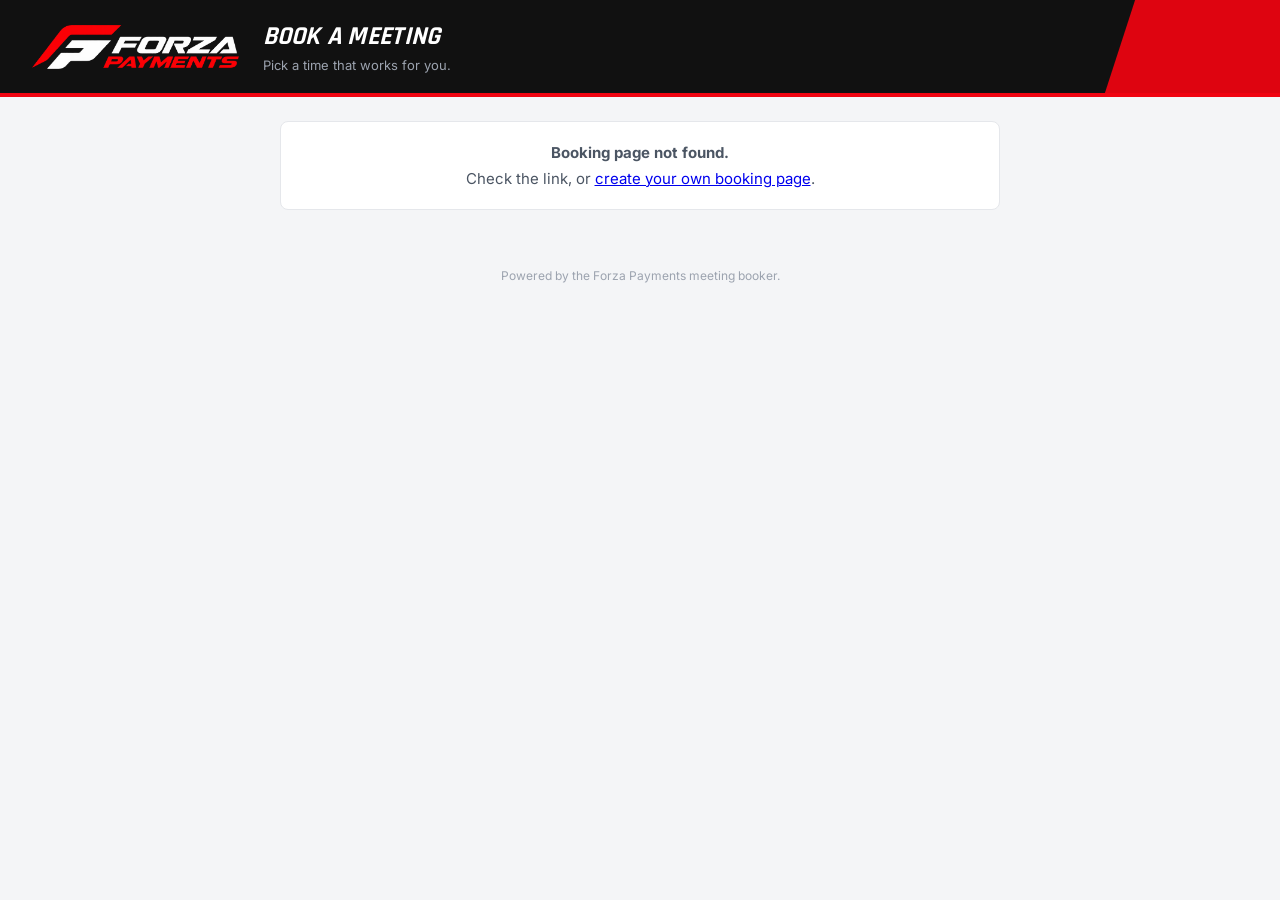
<file: book.html>
<!DOCTYPE html>
<html lang="en">
<head>
<meta charset="UTF-8">
<meta name="viewport" content="width=device-width, initial-scale=1.0">
<title>Book a Meeting — Forza Payments</title>
<link rel="preconnect" href="https://fonts.googleapis.com">
<link rel="preconnect" href="https://fonts.gstatic.com" crossorigin>
<link href="https://fonts.googleapis.com/css2?family=Rajdhani:ital,wght@0,600;0,700;1,600;1,700&family=Inter:wght@400;600;700&display=swap" rel="stylesheet">
<link rel="stylesheet" href="css/styles.css">
<link rel="stylesheet" href="css/booker.css">
<link rel="icon" href="assets/brand/icon-32.png" type="image/png">
<link rel="apple-touch-icon" href="assets/brand/icon-180.png">
</head>
<body>
<header class="topbar">
  <a href="https://forzapayments.com" target="_blank"><img src="assets/brand/forza-lockup-dark.png" alt="Forza Payments" class="topbar-logo"></a>
  <div>
    <h1 id="pageTitle">Book a Meeting</h1>
    <p id="pageSub">Pick a time that works for you.</p>
  </div>
</header>

<main class="book-layout">
  <div id="loading" class="panel book-msg">Loading availability…</div>

  <div id="notFound" class="panel book-msg hidden">
    <b>Booking page not found.</b><br>
    Check the link, or <a href="meetings.html">create your own booking page</a>.
  </div>

  <section id="picker" class="hidden">
    <div class="panel">
      <h2 id="bookerName"></h2>
      <p class="hint" id="bookerMeta"></p>
      <p class="hint">All times are <b id="tzLabel"></b>.</p>
      <div id="days"></div>
    </div>
  </section>

  <section id="form" class="hidden">
    <div class="panel">
      <h2>Confirm your meeting</h2>
      <p id="chosenSlot" class="chosen-slot"></p>
      <label>Your name <input id="guestName" required></label>
      <label>Your email <input id="guestEmail" type="email" required></label>
      <label>What would you like to discuss? (optional) <textarea id="notes" rows="3"></textarea></label>
      <div class="row-buttons">
        <button type="button" class="btn primary" id="confirmBtn">Confirm booking</button>
        <button type="button" class="btn ghost" id="backBtn">← Pick another time</button>
      </div>
      <div id="bookError" class="hint book-error"></div>
    </div>
  </section>

  <section id="done" class="hidden">
    <div class="panel book-msg">
      <h2>You&#8217;re booked.</h2>
      <p id="doneDetails"></p>
      <div class="row-buttons">
        <button type="button" class="btn primary" id="icsBtn">Add to calendar (.ics)</button>
      </div>
      <p class="hint">A copy of the details is in the calendar file — see you then!</p>
    </div>
  </section>
</main>

<footer class="footer">Powered by the Forza Payments meeting booker.</footer>

<script src="js/booker-config.js"></script>
<script src="js/booker.js"></script>
<script>
(async function () {
  const $ = (id) => document.getElementById(id);
  const slug = new URLSearchParams(location.search).get("u");
  let booker = null, chosen = null;

  function show(id) {
    ["loading", "notFound", "picker", "form", "done"].forEach((s) =>
      $(s).classList.toggle("hidden", s !== id && !(id === "form" && s === "picker")));
  }

  if (!slug) { show("notFound"); return; }
  $("tzLabel").textContent = BOOKER_API.timeZoneLabel;

  async function loadSlots() {
    const rows = await Booker.api(`bookers?slug=eq.${encodeURIComponent(slug)}&select=id,slug,name,title,slot_minutes,availability`);
    if (!rows.length) { show("notFound"); return; }
    booker = rows[0];
    $("bookerName").textContent = booker.name;
    $("bookerMeta").textContent = [booker.title, "Forza Payments", booker.slot_minutes + "-minute meeting"].filter(Boolean).join(" • ");
    $("pageTitle").textContent = "Book a meeting with " + booker.name.split(" ")[0];

    const booked = await Booker.api(`booked_slots?booker_id=eq.${booker.id}&start_ts=gte.${new Date().toISOString()}&select=start_ts`);
    const bookedSet = new Set(booked.map((b) => new Date(b.start_ts).toISOString()));
    const days = Booker.computeSlots(booker, bookedSet);

    const wrap = $("days");
    wrap.innerHTML = "";
    if (!days.length) {
      wrap.innerHTML = '<p class="hint">No open times in the next two weeks — please email directly.</p>';
    }
    days.forEach((day) => {
      const h = document.createElement("h3");
      h.className = "day-head";
      h.textContent = Booker.fmtInTz(day.slots[0], BOOKER_API.timeZone,
        { weekday: "long", month: "long", day: "numeric" });
      const grid = document.createElement("div");
      grid.className = "slot-grid";
      day.slots.forEach((s) => {
        const b = document.createElement("button");
        b.className = "slot-btn";
        b.textContent = Booker.fmtInTz(s, BOOKER_API.timeZone, { hour: "numeric", minute: "2-digit" });
        b.addEventListener("click", () => {
          chosen = s;
          $("chosenSlot").textContent = Booker.fmtInTz(s, BOOKER_API.timeZone,
            { weekday: "long", month: "long", day: "numeric", hour: "numeric", minute: "2-digit" }) +
            " " + BOOKER_API.timeZoneLabel + " · " + booker.slot_minutes + " min with " + booker.name;
          $("bookError").textContent = "";
          show("form");
          $("form").scrollIntoView({ behavior: "smooth" });
        });
        grid.appendChild(b);
      });
      wrap.appendChild(h);
      wrap.appendChild(grid);
    });
    show("picker");
  }

  $("backBtn").addEventListener("click", () => show("picker"));

  $("confirmBtn").addEventListener("click", async () => {
    const name = $("guestName").value.trim();
    const email = $("guestEmail").value.trim();
    if (!name || !/.+@.+\..+/.test(email)) {
      $("bookError").textContent = "Please enter your name and a valid email.";
      return;
    }
    $("confirmBtn").disabled = true;
    const end = new Date(chosen.getTime() + booker.slot_minutes * 60000);
    try {
      await Booker.api("bookings", {
        method: "POST",
        headers: { Prefer: "return=minimal" },
        body: JSON.stringify({
          booker_id: booker.id,
          start_ts: chosen.toISOString(),
          end_ts: end.toISOString(),
          guest_name: name,
          guest_email: email,
          notes: $("notes").value.trim() || null,
        }),
      });
    } catch (e) {
      $("confirmBtn").disabled = false;
      if (e.status === 409) {
        $("bookError").textContent = "That time was just taken — please pick another slot.";
        await loadSlots();
      } else {
        $("bookError").textContent = "Something went wrong — please try again.";
      }
      return;
    }
    const when = Booker.fmtInTz(chosen, BOOKER_API.timeZone,
      { weekday: "long", month: "long", day: "numeric", hour: "numeric", minute: "2-digit" });
    $("doneDetails").textContent = `${booker.slot_minutes} minutes with ${booker.name} on ${when} ${BOOKER_API.timeZoneLabel}.`;
    $("icsBtn").onclick = () => Booker.download(
      "forza-meeting.ics",
      Booker.icsFor(`Meeting: ${name} × ${booker.name} (Forza Payments)`,
        `Booked via the Forza meeting booker.\n${$("notes").value.trim()}`, chosen, end, booker.name),
      "text/calendar");
    show("done");
  });

  try { await loadSlots(); } catch (e) { show("notFound"); }
})();
</script>
</body>
</html>
</file>
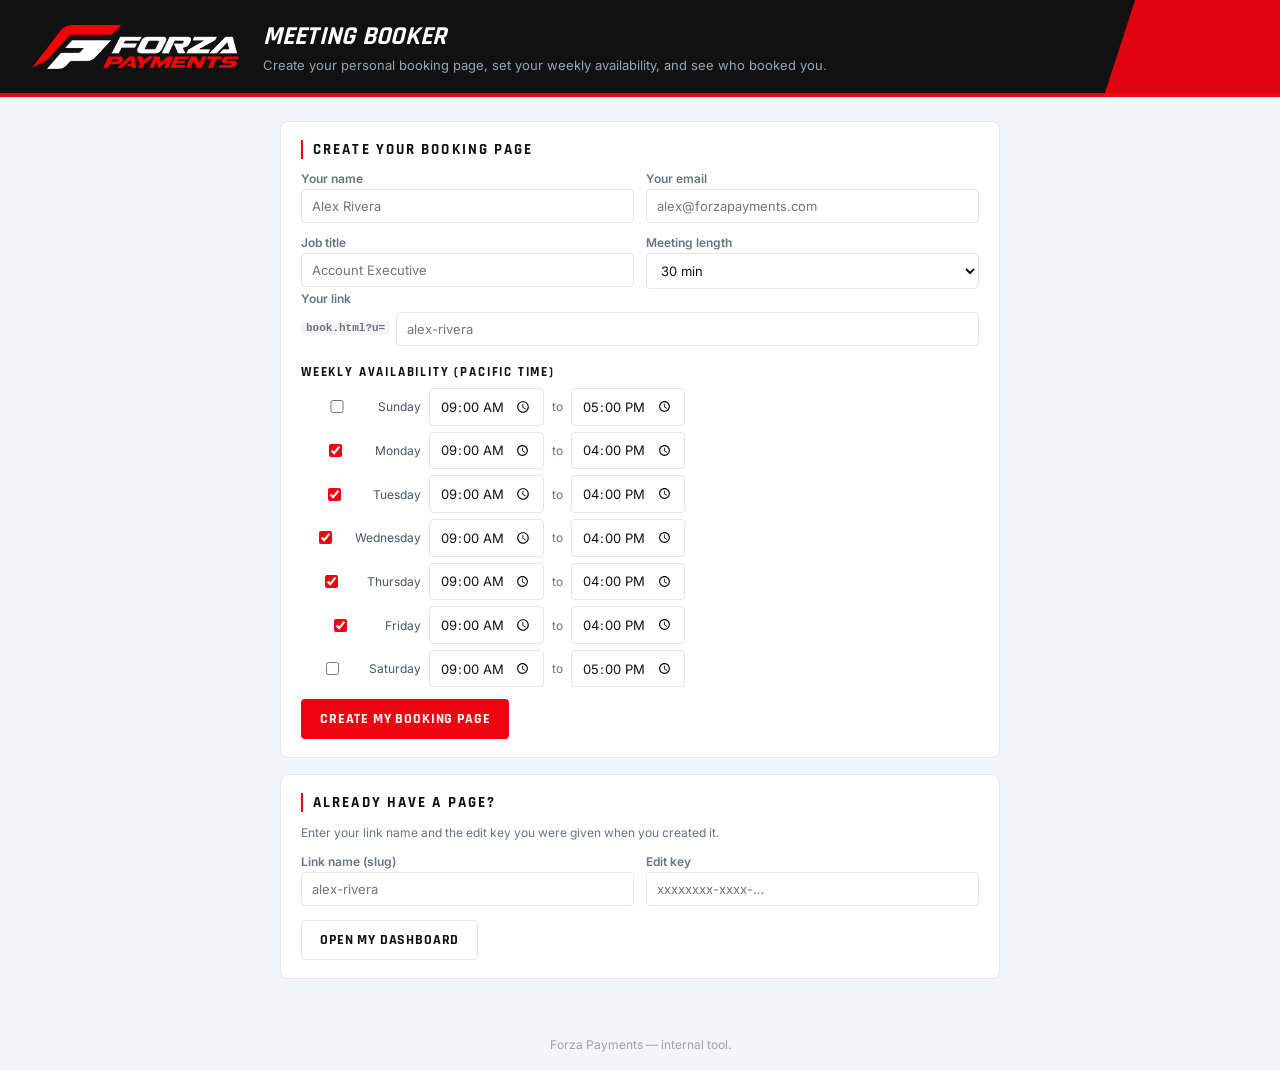
<file: meetings.html>
<!DOCTYPE html>
<html lang="en">
<head>
<meta charset="UTF-8">
<meta name="viewport" content="width=device-width, initial-scale=1.0">
<title>My Booking Page — Forza Payments</title>
<link rel="preconnect" href="https://fonts.googleapis.com">
<link rel="preconnect" href="https://fonts.gstatic.com" crossorigin>
<link href="https://fonts.googleapis.com/css2?family=Rajdhani:ital,wght@0,600;0,700;1,600;1,700&family=Inter:wght@400;600;700&display=swap" rel="stylesheet">
<link rel="stylesheet" href="css/styles.css">
<link rel="stylesheet" href="css/booker.css">
<link rel="icon" href="assets/brand/icon-32.png" type="image/png">
<link rel="apple-touch-icon" href="assets/brand/icon-180.png">
</head>
<body>
<header class="topbar">
  <a href="index.html"><img src="assets/brand/forza-lockup-dark.png" alt="Forza Payments" class="topbar-logo"></a>
  <div>
    <h1>Meeting Booker</h1>
    <p>Create your personal booking page, set your weekly availability, and see who booked you.</p>
  </div>
</header>

<main class="book-layout">
  <!-- ============ CREATE ============ -->
  <section id="create">
    <div class="panel">
      <h2>Create your booking page</h2>
      <div class="grid-2">
        <label>Your name <input id="cName" placeholder="Alex Rivera"></label>
        <label>Your email <input id="cEmail" type="email" placeholder="alex@forzapayments.com"></label>
        <label>Job title <input id="cTitle" placeholder="Account Executive"></label>
        <label>Meeting length
          <select id="cSlot"><option value="15">15 min</option><option value="30" selected>30 min</option><option value="45">45 min</option><option value="60">60 min</option></select>
        </label>
      </div>
      <label>Your link <div class="slug-row"><code>book.html?u=</code><input id="cSlug" placeholder="alex-rivera" style="flex:1"></div></label>
      <h3 class="avail-head">Weekly availability (<span id="tzLabel2"></span>)</h3>
      <div id="cAvail"></div>
      <div class="row-buttons"><button type="button" class="btn primary" id="createBtn">Create my booking page</button></div>
      <div id="createStatus" class="hint"></div>
    </div>

    <div class="panel">
      <h2>Already have a page?</h2>
      <p class="hint">Enter your link name and the edit key you were given when you created it.</p>
      <div class="grid-2">
        <label>Link name (slug) <input id="mSlug" placeholder="alex-rivera"></label>
        <label>Edit key <input id="mKey" placeholder="xxxxxxxx-xxxx-…"></label>
      </div>
      <div class="row-buttons"><button type="button" class="btn secondary" id="manageBtn">Open my dashboard</button></div>
      <div id="manageStatus" class="hint"></div>
    </div>
  </section>

  <!-- ============ MANAGE ============ -->
  <section id="manage" class="hidden">
    <div class="panel">
      <h2 id="mTitle">My booking page</h2>
      <p class="hint">Public link: <a id="mLink" target="_blank"></a>
        <button type="button" class="btn secondary btn-small" id="copyLinkBtn">Copy</button>
        <button type="button" class="btn secondary btn-small" id="toBuilderBtn">Use in my signature →</button></p>
      <p class="hint">Edit key (keep it safe — it's the only way to manage this page): <code id="mKeyShow"></code></p>
      <h3 class="avail-head">Weekly availability (<span id="tzLabel3"></span>)</h3>
      <div id="mAvail"></div>
      <label style="max-width:200px;">Meeting length
        <select id="mSlot"><option value="15">15 min</option><option value="30">30 min</option><option value="45">45 min</option><option value="60">60 min</option></select>
      </label>
      <div class="row-buttons"><button type="button" class="btn primary" id="saveAvailBtn">Save changes</button></div>
      <div id="saveStatus" class="hint"></div>
    </div>

    <div class="panel">
      <h2>Upcoming meetings</h2>
      <div id="bookingsList" class="hint">Loading…</div>
    </div>
  </section>
</main>

<footer class="footer">Forza Payments — internal tool.</footer>

<script src="js/booker-config.js"></script>
<script src="js/booker.js"></script>
<script>
(function () {
  const $ = (id) => document.getElementById(id);
  const DAYS = ["Sunday", "Monday", "Tuesday", "Wednesday", "Thursday", "Friday", "Saturday"];
  const ADMIN_KEY = "forza-booker-admin-v1";
  $("tzLabel2").textContent = BOOKER_API.timeZoneLabel;
  $("tzLabel3").textContent = BOOKER_API.timeZoneLabel;

  function availEditor(container, initial) {
    container.innerHTML = "";
    const rows = [];
    for (let d = 0; d < 7; d++) {
      const windows = (initial || {})[String(d)] || [];
      const on = windows.length > 0;
      const [start, end] = windows[0] || ["09:00", "17:00"];
      const row = document.createElement("div");
      row.className = "avail-row";
      row.innerHTML = `<label class="avail-day"><input type="checkbox" ${on ? "checked" : ""}> ${DAYS[d]}</label>
        <input type="time" value="${start}" step="900"> <span>to</span> <input type="time" value="${end}" step="900">`;
      container.appendChild(row);
      rows.push(row);
    }
    return () => {
      const out = {};
      rows.forEach((row, d) => {
        const [cb] = row.querySelectorAll("input[type=checkbox]");
        const [s, e] = row.querySelectorAll("input[type=time]");
        if (cb.checked && s.value && e.value && s.value < e.value) out[String(d)] = [[s.value, e.value]];
      });
      return out;
    };
  }

  const defaultAvail = { "1": [["09:00", "16:00"]], "2": [["09:00", "16:00"]], "3": [["09:00", "16:00"]], "4": [["09:00", "16:00"]], "5": [["09:00", "16:00"]] };
  const readCreateAvail = availEditor($("cAvail"), defaultAvail);
  let readManageAvail = null;
  let creds = null;

  $("cName").addEventListener("input", () => {
    $("cSlug").value = $("cName").value.trim().toLowerCase().replace(/[^a-z0-9]+/g, "-").replace(/^-|-$/g, "");
  });

  $("createBtn").addEventListener("click", async () => {
    const name = $("cName").value.trim(), email = $("cEmail").value.trim(), slug = $("cSlug").value.trim();
    if (!name || !/.+@.+\..+/.test(email) || !/^[a-z0-9-]{2,40}$/.test(slug)) {
      $("createStatus").textContent = "Fill in name, a valid email, and a link name (letters, numbers, dashes).";
      return;
    }
    const editKey = crypto.randomUUID();
    try {
      await Booker.api("bookers", {
        method: "POST",
        headers: { Prefer: "return=minimal" },
        body: JSON.stringify({
          slug, name, email,
          title: $("cTitle").value.trim() || null,
          slot_minutes: parseInt($("cSlot").value, 10),
          availability: readCreateAvail(),
          edit_key: editKey,
        }),
      });
    } catch (e) {
      $("createStatus").textContent = e.status === 409
        ? "That link name is taken — try another."
        : "Could not create the page — try again.";
      return;
    }
    creds = { slug, editKey };
    localStorage.setItem(ADMIN_KEY, JSON.stringify(creds));
    openManage(creds, true);
  });

  $("manageBtn").addEventListener("click", () => {
    const slug = $("mSlug").value.trim(), key = $("mKey").value.trim();
    if (!slug || !key) { $("manageStatus").textContent = "Enter both fields."; return; }
    openManage({ slug, editKey: key }, false);
  });

  async function openManage(c, justCreated) {
    creds = c;
    const rows = await Booker.api(`bookers?slug=eq.${encodeURIComponent(c.slug)}&select=name,title,slot_minutes,availability`);
    if (!rows.length) { $("manageStatus").textContent = "No page found for that link name."; return; }
    const bk = rows[0];
    const bookings = await loadBookings(c);
    if (bookings === null && !justCreated) return; // bad key
    localStorage.setItem(ADMIN_KEY, JSON.stringify(c));

    $("mTitle").textContent = bk.name + " — booking page";
    const url = new URL("book.html?u=" + c.slug, location.href).href;
    $("mLink").textContent = url; $("mLink").href = url;
    $("mKeyShow").textContent = c.editKey;
    $("mSlot").value = String(bk.slot_minutes);
    readManageAvail = availEditor($("mAvail"), bk.availability);
    $("copyLinkBtn").onclick = () => navigator.clipboard.writeText(url);
    $("toBuilderBtn").onclick = () => { location.href = "index.html#booking=" + encodeURIComponent(url); };
    document.getElementById("create").classList.add("hidden");
    document.getElementById("manage").classList.remove("hidden");
  }

  async function loadBookings(c) {
    try {
      const list = await Booker.api("rpc/list_bookings", {
        method: "POST",
        body: JSON.stringify({ p_slug: c.slug, p_edit_key: c.editKey }),
      });
      const el = $("bookingsList");
      const upcoming = list.filter((b) => new Date(b.end_ts) > new Date());
      el.innerHTML = upcoming.length ? "" : "No upcoming meetings yet — share your link!";
      upcoming.forEach((b) => {
        const div = document.createElement("div");
        div.className = "booking-item";
        div.innerHTML = `<b>${Booker.fmtInTz(new Date(b.start_ts), BOOKER_API.timeZone,
          { weekday: "short", month: "short", day: "numeric", hour: "numeric", minute: "2-digit" })}</b>
          — ${b.guest_name.replace(/[<>&]/g, "")} &lt;${b.guest_email.replace(/[<>&]/g, "")}&gt;
          ${b.notes ? "<div class='hint'>" + b.notes.replace(/[<>&]/g, "") + "</div>" : ""}`;
        el.appendChild(div);
      });
      return list;
    } catch (e) {
      $("manageStatus").textContent = "Could not load bookings — check the edit key.";
      return null;
    }
  }

  $("saveAvailBtn").addEventListener("click", async () => {
    try {
      const ok = await Booker.api("rpc/update_booker", {
        method: "POST",
        body: JSON.stringify({
          p_slug: creds.slug,
          p_edit_key: creds.editKey,
          p_availability: readManageAvail(),
          p_slot_minutes: parseInt($("mSlot").value, 10),
        }),
      });
      $("saveStatus").textContent = ok ? "Saved." : "Wrong edit key.";
    } catch (e) {
      $("saveStatus").textContent = "Save failed — try again.";
    }
  });

  // returning admin: auto-open dashboard
  try {
    const saved = JSON.parse(localStorage.getItem(ADMIN_KEY));
    if (saved && saved.slug && saved.editKey) openManage(saved, false);
  } catch (e) {}
})();
</script>
</body>
</html>
</file>
<file: css/styles.css>
/* Forza Payments signature builder — app chrome.
   Styled per the Forza Payments Design System: Forza Red #F00411 on carbon
   and paper, Rajdhani display / Inter body, 4px buttons, 8px cards, sharp
   wedge accents. Signature OUTPUT stays email-safe in js/templates.js. */
:root {
  --forza-red: #F00411;
  --forza-red-600: #C9000B;
  --forza-red-700: #9B0008;
  --forza-red-100: #FFE8E9;
  --carbon: #111111;
  --carbon-800: #1F2937;
  --paper: #F4F5F7;
  --white: #FFFFFF;
  --fg-1: #111111;
  --fg-2: #4B5563;
  --fg-3: #6B7280;
  --fg-faint: #9CA3AF;
  --border-1: #E5E7EB;
  --border-2: #D1D5DB;
  --shadow-card: 0 1px 2px rgba(17,17,17,.06), 0 4px 12px rgba(17,17,17,.06);
  --shadow-red-glow: 0 6px 20px rgba(240,4,17,.25);
  --r-sm: 4px;
  --r-md: 8px;
  --font-display: 'Rajdhani', 'Barlow Condensed', ui-sans-serif, system-ui, sans-serif;
  --font-body: 'Inter', ui-sans-serif, system-ui, sans-serif;
  --ease: cubic-bezier(.2, .8, .2, 1);
}

* { box-sizing: border-box; }

body {
  margin: 0;
  font-family: var(--font-body);
  color: var(--fg-2);
  background: var(--paper);
}

/* ---------- carbon topbar with wedge ---------- */
.topbar {
  position: relative;
  display: flex;
  align-items: center;
  gap: 24px;
  padding: 20px 32px;
  background: var(--carbon);
  border-bottom: 4px solid var(--forza-red);
  overflow: hidden;
}
.topbar::before {
  /* forward-leaning red wedge, mirroring the logo */
  content: "";
  position: absolute;
  right: -60px;
  top: 0;
  bottom: 0;
  width: 220px;
  background: var(--forza-red);
  transform: skewX(-18deg);
  opacity: .92;
}
.topbar > * { position: relative; }
.topbar-logo { height: 44px; display: block; }
.topbar h1 {
  margin: 0;
  font-family: var(--font-display);
  font-style: italic;
  font-weight: 700;
  font-size: 26px;
  letter-spacing: .01em;
  color: var(--white);
  text-transform: uppercase;
}
.topbar p { margin: 4px 0 0; font-size: 13px; color: #9CA3AF; }

.layout {
  display: grid;
  grid-template-columns: minmax(340px, 460px) 1fr;
  gap: 24px;
  padding: 24px 32px;
  max-width: 1280px;
  margin: 0 auto;
}
@media (max-width: 980px) { .layout { grid-template-columns: 1fr; } }

/* ---------- cards ---------- */
.panel {
  background: var(--white);
  border: 1px solid var(--border-1);
  border-radius: var(--r-md);
  padding: 18px 20px;
  margin-bottom: 16px;
  transition: border-color 180ms var(--ease);
}
.panel:hover { border-color: var(--border-2); }
.panel h2 {
  margin: 0 0 12px;
  font-family: var(--font-display);
  font-size: 15px;
  font-weight: 700;
  text-transform: uppercase;
  letter-spacing: .14em;
  color: var(--fg-1);
  border-left: 2px solid var(--forza-red);
  padding-left: 10px;
}

.grid-2 { display: grid; grid-template-columns: 1fr 1fr; gap: 10px 12px; }
@media (max-width: 480px) { .grid-2 { grid-template-columns: 1fr; } }

label { display: block; font-size: 12px; font-weight: 600; color: var(--fg-3); margin-bottom: 2px; }
input, select, textarea {
  width: 100%;
  margin-top: 3px;
  padding: 8px 10px;
  font-size: 13px;
  font-family: var(--font-body);
  color: var(--fg-1);
  border: 1px solid var(--border-1);
  border-radius: var(--r-sm);
  background: var(--white);
  transition: border-color 180ms var(--ease);
}
input:focus, select:focus, textarea:focus {
  outline: 2px solid var(--forza-red);
  outline-offset: 2px;
  border-color: var(--forza-red);
}
.checkbox-label { display: flex; align-items: center; gap: 8px; font-weight: normal; color: var(--fg-2); margin-top: 10px; }
.checkbox-label input { width: auto; margin: 0; accent-color: var(--forza-red); }
.inline-label { margin-top: 12px; }
.hidden { display: none; }
.hint { font-size: 12px; color: var(--fg-3); line-height: 1.5; }
.hint a { color: var(--forza-red); font-weight: 600; text-decoration: none; }
.hint a:hover { text-decoration: underline; }
code { background: var(--paper); padding: 1px 5px; border-radius: var(--r-sm); font-size: 11px; }

/* ---------- template picker ---------- */
.template-picker { display: flex; gap: 8px; flex-wrap: wrap; }
.template-picker button {
  flex: 1;
  min-width: 86px;
  padding: 10px 8px;
  font-family: var(--font-display);
  font-size: 14px;
  font-weight: 700;
  text-transform: uppercase;
  letter-spacing: .06em;
  color: var(--fg-1);
  background: var(--paper);
  border: 1px solid var(--border-1);
  border-radius: var(--r-sm);
  cursor: pointer;
  transition: all 180ms var(--ease);
}
.template-picker button:hover { border-color: var(--forza-red); color: var(--forza-red); }
.template-picker button.active { border-color: var(--forza-red); background: var(--white); color: var(--forza-red); box-shadow: inset 0 -2px 0 var(--forza-red); }

.accent-picker { display: inline-flex; gap: 8px; margin-left: 10px; vertical-align: middle; }
.accent-swatch {
  width: 24px; height: 24px;
  border-radius: var(--r-sm);
  border: 2px solid var(--white);
  box-shadow: 0 0 0 1px var(--border-2);
  cursor: pointer;
  padding: 0;
  transition: transform 180ms var(--ease);
}
.accent-swatch:hover { transform: translateY(-1px); }
.accent-swatch.active { box-shadow: 0 0 0 2px var(--carbon); }

/* ---------- preview ---------- */
.preview-pane { position: sticky; top: 16px; align-self: start; }
.preview-toolbar { display: flex; justify-content: space-between; align-items: center; margin-bottom: 10px; }
.preview-toolbar h2 {
  margin: 0;
  font-family: var(--font-display);
  font-size: 15px;
  font-weight: 700;
  text-transform: uppercase;
  letter-spacing: .14em;
  color: var(--fg-1);
  border-left: 2px solid var(--forza-red);
  padding-left: 10px;
}
.toggles { display: flex; gap: 8px; }
.toggle {
  padding: 6px 12px;
  font-size: 12px;
  font-weight: 600;
  border: 1px solid var(--border-1);
  border-radius: var(--r-sm);
  background: var(--white);
  color: var(--fg-2);
  cursor: pointer;
  transition: all 180ms var(--ease);
}
.toggle:hover { border-color: var(--forza-red); }
.toggle.active { background: var(--carbon); color: var(--white); border-color: var(--carbon); }

.email-mock {
  background: var(--white);
  border: 1px solid var(--border-1);
  border-radius: var(--r-md);
  overflow: hidden;
  transition: max-width 250ms var(--ease);
  box-shadow: var(--shadow-card);
}
.email-mock.mobile { max-width: 390px; }
.email-mock-header {
  display: flex;
  align-items: center;
  gap: 6px;
  padding: 10px 14px;
  background: var(--carbon);
  border-bottom: 2px solid var(--forza-red);
}
.mock-dot { width: 10px; height: 10px; border-radius: 999px; background: rgba(255,255,255,.3); }
.mock-title { margin-left: 8px; color: var(--white); font-size: 12px; }
.email-mock-body { padding: 20px; overflow-x: auto; background: var(--white); }
.email-mock.dark .email-mock-body { background: #1F2937; }
.email-mock.dark .mock-text { color: #D1D5DB; }
.mock-text { font-size: 13px; color: var(--fg-2); }

/* ---------- buttons ---------- */
.row-buttons { display: flex; gap: 10px; flex-wrap: wrap; margin-top: 12px; }
.btn {
  padding: 10px 18px;
  font-family: var(--font-display);
  font-size: 14px;
  font-weight: 700;
  text-transform: uppercase;
  letter-spacing: .06em;
  border-radius: var(--r-sm);
  border: 1px solid transparent;
  cursor: pointer;
  transition: all 180ms var(--ease);
}
.btn:active { transform: scale(.98); }
.btn:focus-visible { outline: 2px solid var(--forza-red); outline-offset: 2px; }
.btn.primary { background: var(--forza-red); color: var(--white); }
.btn.primary:hover { background: var(--forza-red-600); box-shadow: var(--shadow-red-glow); }
.btn.dark { background: var(--carbon); color: var(--white); }
.btn.dark:hover { background: var(--carbon-800); }
.btn.secondary { background: var(--white); color: var(--fg-1); border-color: var(--border-1); }
.btn.secondary:hover { border-color: var(--forza-red); color: var(--forza-red); }
.btn.ghost { background: transparent; color: var(--fg-3); }
.btn.ghost:hover { color: var(--forza-red); }
.file-btn { display: inline-flex; align-items: center; margin: 0; font-size: 14px; }

.toast {
  margin-top: 10px;
  padding: 0 14px;
  max-height: 0;
  overflow: hidden;
  font-size: 13px;
  font-weight: 600;
  color: var(--white);
  background: var(--carbon);
  border-left: 3px solid var(--forza-red);
  border-radius: var(--r-sm);
  transition: all 250ms var(--ease);
}
.toast.show { max-height: 60px; padding: 10px 14px; }

/* ---------- guides ---------- */
.guides { margin-top: 22px; }
.guides h2 {
  font-family: var(--font-display);
  font-size: 15px;
  font-weight: 700;
  text-transform: uppercase;
  letter-spacing: .14em;
  color: var(--fg-1);
  border-left: 2px solid var(--forza-red);
  padding-left: 10px;
}
.guides details {
  background: var(--white);
  border: 1px solid var(--border-1);
  border-radius: var(--r-md);
  margin-bottom: 8px;
  padding: 0 14px;
}
.guides summary { padding: 12px 0; font-weight: 600; font-size: 13px; color: var(--fg-1); cursor: pointer; }
.guides summary:hover { color: var(--forza-red); }
.guides ol { font-size: 13px; line-height: 1.7; margin: 0 0 12px; }

.footer {
  text-align: center;
  padding: 18px;
  font-size: 12px;
  color: var(--fg-faint);
}

/* ---------- presets & banner gallery ---------- */
.preset-row { align-items: center; }
.preset-row select { width: auto; margin-top: 0; }
.banner-gallery { display: flex; flex-wrap: wrap; gap: 6px; margin-top: 6px; }
.banner-chip {
  padding: 6px 12px;
  font-size: 12px;
  font-weight: 600;
  color: var(--fg-1);
  background: var(--paper);
  border: 1px solid var(--border-1);
  border-radius: var(--r-sm);
  cursor: pointer;
  transition: all 180ms var(--ease);
}
.banner-chip:hover { border-color: var(--forza-red); color: var(--forza-red); }
.banner-chip-clear { color: var(--fg-3); }

/* ---------- embed snippet ---------- */
.snippet {
  display: block;
  background: var(--carbon);
  color: #E5E7EB;
  font-family: 'JetBrains Mono', ui-monospace, Menlo, Consolas, monospace;
  font-size: 11.5px;
  line-height: 1.6;
  padding: 12px 14px;
  border-radius: var(--r-sm);
  border-left: 3px solid var(--forza-red);
  white-space: pre-wrap;
  word-break: break-all;
  margin-top: 8px;
}
</file>
<file: css/booker.css>
/* Meeting booker pages (book.html, meetings.html) — Forza design system. */
.book-layout { max-width: 760px; margin: 0 auto; padding: 24px 20px; }
.book-msg { text-align: center; font-size: 15px; line-height: 1.7; }
.book-error { color: var(--forza-red); font-weight: 600; margin-top: 8px; }
.chosen-slot {
  font-weight: 600;
  color: var(--fg-1);
  background: var(--paper);
  border-left: 3px solid var(--forza-red);
  padding: 10px 14px;
  border-radius: var(--r-sm);
}

.day-head {
  font-family: var(--font-display);
  font-size: 15px;
  font-weight: 700;
  text-transform: uppercase;
  letter-spacing: .08em;
  color: var(--fg-1);
  margin: 18px 0 8px;
}
.slot-grid { display: grid; grid-template-columns: repeat(auto-fill, minmax(92px, 1fr)); gap: 8px; }
.slot-btn {
  padding: 10px 6px;
  font-size: 13px;
  font-weight: 600;
  font-family: var(--font-body);
  color: var(--fg-1);
  background: var(--white);
  border: 1px solid var(--border-2);
  border-radius: var(--r-sm);
  cursor: pointer;
  transition: all 180ms var(--ease);
}
.slot-btn:hover { background: var(--forza-red); border-color: var(--forza-red); color: var(--white); }

.avail-head {
  font-family: var(--font-display);
  font-size: 13px;
  font-weight: 700;
  text-transform: uppercase;
  letter-spacing: .14em;
  color: var(--fg-1);
  margin: 18px 0 8px;
}
.avail-row { display: flex; align-items: center; gap: 8px; margin-bottom: 6px; }
.avail-row .avail-day { display: flex; align-items: center; gap: 6px; width: 120px; font-weight: normal; color: var(--fg-2); margin: 0; }
.avail-row input[type="checkbox"] { accent-color: var(--forza-red); }
.avail-row input[type="time"] { width: auto; margin: 0; }
.avail-row span { color: var(--fg-3); font-size: 12px; }

.slug-row { display: flex; align-items: center; gap: 6px; margin-top: 3px; }
.btn-small { padding: 4px 10px; font-size: 12px; }
.booking-item { padding: 10px 0; border-bottom: 1px solid var(--border-1); font-size: 13px; color: var(--fg-2); }
.booking-item:last-child { border-bottom: 0; }
</file>
